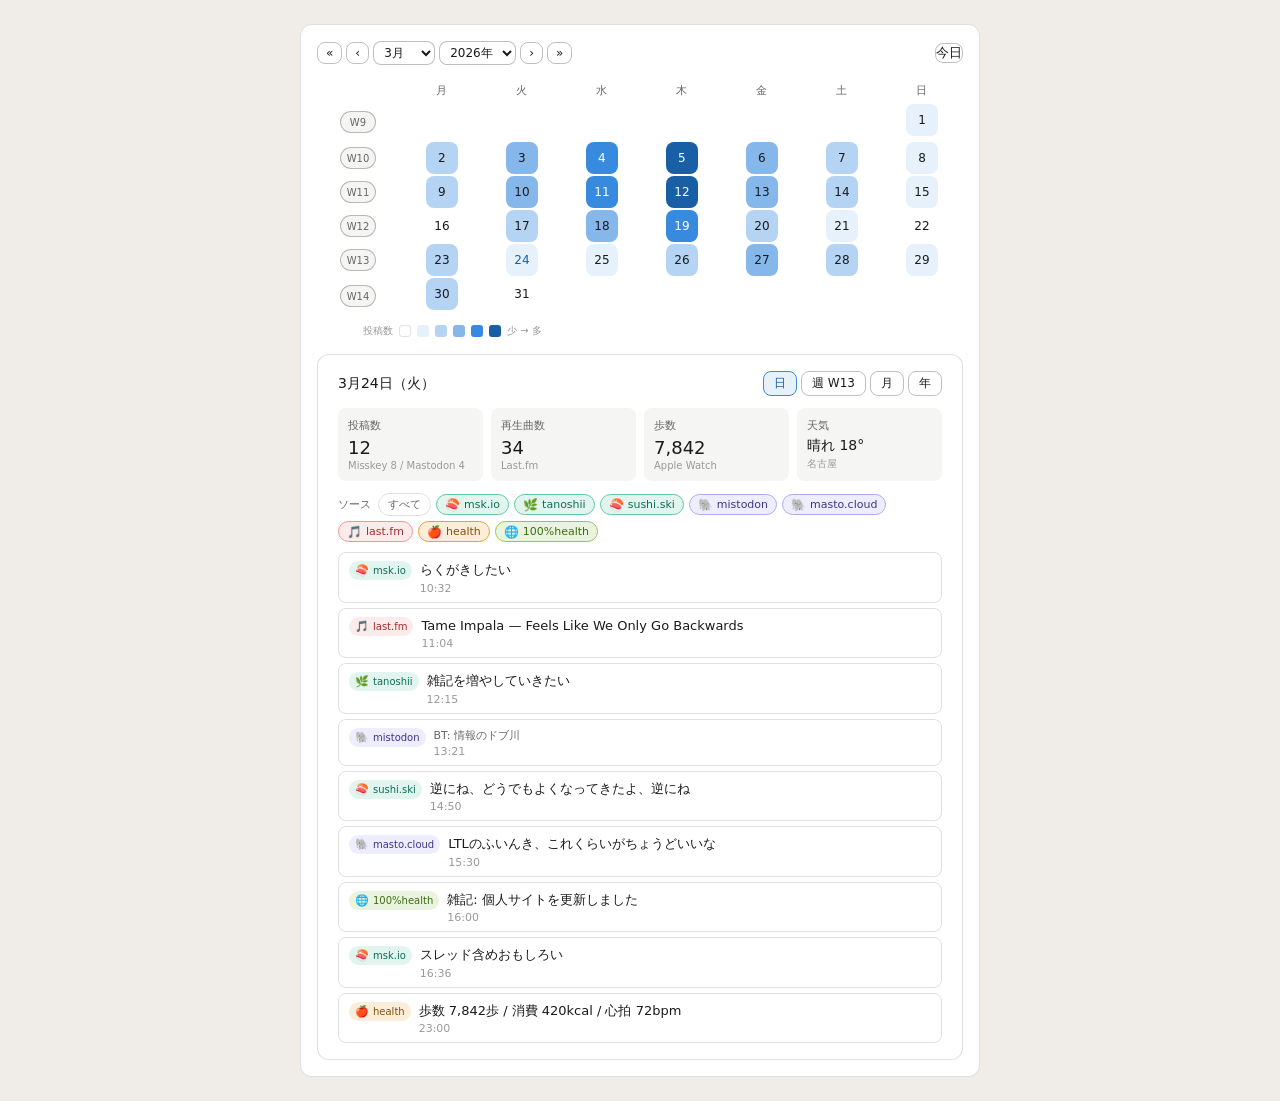
<file: mockup/calender_v3.html>
<!DOCTYPE html>
<html lang="ja">
<head>
<meta charset="UTF-8">
<title>Planet Dashboard Mockup - calendar_v3</title>
<style>
:root {
  --font-sans: system-ui, sans-serif;
  --color-text-primary: #1a1a1a;
  --color-text-secondary: #666;
  --color-text-tertiary: #999;
  --color-text-info: #185FA5;
  --color-background-primary: #fff;
  --color-background-secondary: #f5f5f3;
  --color-background-info: #E6F1FB;
  --color-border-tertiary: rgba(0,0,0,0.12);
  --color-border-secondary: rgba(0,0,0,0.25);
  --color-border-info: #378ADD;
  --border-radius-md: 8px;
  --border-radius-lg: 12px;
}
body { background: #f0ede8; padding: 1.5rem; font-family: var(--font-sans); }
* { box-sizing: border-box; margin: 0; padding: 0; }
button { background: transparent; border: 0.5px solid var(--color-border-secondary); border-radius: var(--border-radius-md); cursor: pointer; color: var(--color-text-primary); font-family: var(--font-sans); }
button:hover { background: var(--color-background-secondary); }
select { border: 0.5px solid var(--color-border-secondary); border-radius: var(--border-radius-md); background: var(--color-background-primary); color: var(--color-text-primary); font-family: var(--font-sans); }
.wrap { padding: 1rem; font-family: var(--font-sans); max-width: 680px; margin: 0 auto; background: var(--color-background-primary); border-radius: var(--border-radius-lg); border: 0.5px solid var(--color-border-tertiary); }
.cal-header { display: flex; align-items: center; justify-content: space-between; margin-bottom: 1rem; }
.date-nav { display: flex; align-items: center; gap: 4px; }
.date-nav button { font-size: 12px; padding: 3px 8px; }
.date-nav select { font-size: 12px; padding: 3px 6px; }
.cal-grid { width: 100%; border-collapse: separate; border-spacing: 2px; }
.cal-grid th { font-size: 11px; color: var(--color-text-secondary); font-weight: 400; text-align: center; padding: 0 0 4px; width: 40px; }
.cal-grid th.wn { width: 42px; }
.cal-grid td { text-align: center; vertical-align: top; padding: 0; }
.cal-grid td.wn-cell { padding: 2px 4px 2px 0; vertical-align: middle; }
.wn-btn { display: inline-flex; align-items: center; justify-content: center; width: 36px; height: 22px; border-radius: 20px; font-size: 10px; font-weight: 500; cursor: pointer; border: 0.5px solid var(--color-border-secondary); color: var(--color-text-secondary); background: var(--color-background-secondary); transition: all 0.1s; white-space: nowrap; }
.wn-btn:hover { background: var(--color-background-info); color: var(--color-text-info); border-color: var(--color-border-info); }
.day { width: 32px; height: 32px; border-radius: var(--border-radius-md); display: inline-flex; align-items: center; justify-content: center; font-size: 12px; cursor: pointer; color: var(--color-text-primary); }
.day:hover { background: var(--color-background-secondary); }
.day.other { color: var(--color-text-tertiary); }
.day.today { font-weight: 500; border: 1.5px solid var(--color-border-info); color: var(--color-text-info); }
.day.selected { background: var(--color-background-info); color: var(--color-text-info); font-weight: 500; }
.day.empty { cursor: default; } .day.empty:hover { background: transparent; }
.h0{} .h1{background:#E6F1FB;} .h2{background:#B5D4F4;} .h3{background:#85B7EB;} .h4{background:#378ADD;color:#fff;} .h5{background:#185FA5;color:#fff;}
.legend { display: flex; align-items: center; gap: 6px; margin: 8px 0 0 46px; }
.legend span { font-size: 10px; color: var(--color-text-tertiary); }
.lbox { width: 12px; height: 12px; border-radius: 3px; flex-shrink: 0; }
.detail { background: var(--color-background-primary); border: 0.5px solid var(--color-border-tertiary); border-radius: var(--border-radius-lg); padding: 1rem 1.25rem; margin-top: 1rem; }
.detail-header { display: flex; align-items: center; justify-content: space-between; margin-bottom: 12px; flex-wrap: wrap; gap: 8px; }
.detail-title { font-size: 14px; font-weight: 500; color: var(--color-text-primary); }
.view-tabs { display: flex; gap: 4px; }
.view-tabs button { font-size: 12px; padding: 3px 10px; }
.view-tabs button.active { background: var(--color-background-info); color: var(--color-text-info); border-color: var(--color-border-info); }
.stat-row { display: grid; grid-template-columns: repeat(4, minmax(0,1fr)); gap: 8px; margin-bottom: 12px; }
.stat-card { background: var(--color-background-secondary); border-radius: var(--border-radius-md); padding: 10px; }
.stat-label { font-size: 11px; color: var(--color-text-secondary); margin-bottom: 4px; }
.stat-val { font-size: 18px; font-weight: 500; color: var(--color-text-primary); }
.stat-src { font-size: 10px; color: var(--color-text-tertiary); margin-top: 2px; }
.filter-bar { display: flex; align-items: center; gap: 5px; margin-bottom: 10px; flex-wrap: wrap; }
.filter-label { font-size: 11px; color: var(--color-text-secondary); margin-right: 2px; }
.ftag { display: inline-flex; align-items: center; gap: 4px; font-size: 11px; padding: 3px 8px; border-radius: 20px; border: 0.5px solid var(--color-border-tertiary); cursor: pointer; color: var(--color-text-secondary); background: transparent; }
.ftag .ficon { font-size: 12px; line-height: 1; }
.ftag.on { border-width: 1px; }
.ftag.f-msk.on  { background:#E1F5EE; color:#0F6E56; border-color:#5DCAA5; }
.ftag.f-mst.on  { background:#EEEDFE; color:#3C3489; border-color:#AFA9EC; }
.ftag.f-lfm.on  { background:#FCEBEB; color:#A32D2D; border-color:#F09595; }
.ftag.f-hlth.on { background:#FAEEDA; color:#854F0B; border-color:#EF9F27; }
.ftag.f-rss.on  { background:#EAF3DE; color:#3B6D11; border-color:#97C459; }
.filter-all { font-size: 11px; padding: 3px 9px; border-radius: 20px; border: 0.5px solid var(--color-border-tertiary); cursor: pointer; color: var(--color-text-secondary); background: transparent; }
.filter-all:hover { background: var(--color-background-secondary); }
.timeline { display: flex; flex-direction: column; gap: 5px; }
.tl-item { display: flex; align-items: flex-start; gap: 8px; padding: 7px 10px; border-radius: var(--border-radius-md); border: 0.5px solid var(--color-border-tertiary); }
.tl-item:hover { background: var(--color-background-secondary); }
.tl-item.hidden { display: none; }
.tl-badge { display: inline-flex; align-items: center; gap: 4px; font-size: 10px; font-weight: 500; padding: 2px 6px; border-radius: 20px; white-space: nowrap; margin-top: 1px; line-height: 1.5; flex-shrink: 0; }
.tl-badge .bicon { font-size: 11px; line-height: 1; }
.b-msk  { background:#E1F5EE; color:#0F6E56; }
.b-mst  { background:#EEEDFE; color:#3C3489; }
.b-lfm  { background:#FCEBEB; color:#A32D2D; }
.b-hlth { background:#FAEEDA; color:#854F0B; }
.b-rss  { background:#EAF3DE; color:#3B6D11; }
.tl-content { flex: 1; min-width: 0; }
.tl-text { font-size: 13px; color: var(--color-text-primary); line-height: 1.5; }
.tl-sub  { font-size: 11px; color: var(--color-text-secondary); margin-top: 1px; }
.tl-time { font-size: 11px; color: var(--color-text-tertiary); margin-top: 2px; }
.no-items { font-size: 13px; color: var(--color-text-tertiary); padding: 12px 4px; display: none; }
</style>
</head>
<body>
<div class="wrap">
  <div class="cal-header">
    <div class="date-nav">
      <button onclick="shiftYear(-1)">«</button>
      <button onclick="shiftMonth(-1)">‹</button>
      <select id="sel-month" onchange="onSelChange()"></select>
      <select id="sel-year"  onchange="onSelChange()"></select>
      <button onclick="shiftMonth(1)">›</button>
      <button onclick="shiftYear(1)">»</button>
    </div>
    <button onclick="goToday()">今日</button>
  </div>

  <table class="cal-grid">
    <thead>
      <tr>
        <th class="wn"></th>
        <th>月</th><th>火</th><th>水</th><th>木</th><th>金</th><th>土</th><th>日</th>
      </tr>
    </thead>
    <tbody id="cal-body"></tbody>
  </table>

  <div class="legend">
    <span>投稿数</span>
    <div class="lbox" style="border:0.5px solid rgba(0,0,0,0.12)"></div>
    <div class="lbox" style="background:#E6F1FB"></div>
    <div class="lbox" style="background:#B5D4F4"></div>
    <div class="lbox" style="background:#85B7EB"></div>
    <div class="lbox" style="background:#378ADD"></div>
    <div class="lbox" style="background:#185FA5"></div>
    <span>少 → 多</span>
  </div>

  <div class="detail">
    <div class="detail-header">
      <span class="detail-title" id="detail-title">3月24日（月）</span>
      <div class="view-tabs">
        <button class="active">日</button>
        <button>週 W13</button>
        <button>月</button>
        <button>年</button>
      </div>
    </div>

    <div class="stat-row">
      <div class="stat-card"><div class="stat-label">投稿数</div><div class="stat-val">12</div><div class="stat-src">Misskey 8 / Mastodon 4</div></div>
      <div class="stat-card"><div class="stat-label">再生曲数</div><div class="stat-val">34</div><div class="stat-src">Last.fm</div></div>
      <div class="stat-card"><div class="stat-label">歩数</div><div class="stat-val">7,842</div><div class="stat-src">Apple Watch</div></div>
      <div class="stat-card"><div class="stat-label">天気</div><div class="stat-val" style="font-size:14px">晴れ 18°</div><div class="stat-src">名古屋</div></div>
    </div>

    <div class="filter-bar">
      <span class="filter-label">ソース</span>
      <button class="filter-all" onclick="filterAll()">すべて</button>
      <button class="ftag f-msk on"  data-src="msk"  onclick="toggleFilter(this)"><span class="ficon">🍣</span>msk.io</button>
      <button class="ftag f-msk on"  data-src="msk2" onclick="toggleFilter(this)"><span class="ficon">🌿</span>tanoshii</button>
      <button class="ftag f-msk on"  data-src="msk3" onclick="toggleFilter(this)"><span class="ficon">🍣</span>sushi.ski</button>
      <button class="ftag f-mst on"  data-src="mst"  onclick="toggleFilter(this)"><span class="ficon">🐘</span>mistodon</button>
      <button class="ftag f-mst on"  data-src="mst2" onclick="toggleFilter(this)"><span class="ficon">🐘</span>masto.cloud</button>
      <button class="ftag f-lfm on"  data-src="lfm"  onclick="toggleFilter(this)"><span class="ficon">🎵</span>last.fm</button>
      <button class="ftag f-hlth on" data-src="hlth" onclick="toggleFilter(this)"><span class="ficon">🍎</span>health</button>
      <button class="ftag f-rss on"  data-src="rss"  onclick="toggleFilter(this)"><span class="ficon">🌐</span>100%health</button>
    </div>

    <div class="timeline" id="timeline">
      <div class="tl-item" data-src="msk">
        <span class="tl-badge b-msk"><span class="bicon">🍣</span>msk.io</span>
        <div class="tl-content"><div class="tl-text">らくがきしたい</div><div class="tl-time">10:32</div></div>
      </div>
      <div class="tl-item" data-src="lfm">
        <span class="tl-badge b-lfm"><span class="bicon">🎵</span>last.fm</span>
        <div class="tl-content"><div class="tl-text">Tame Impala — Feels Like We Only Go Backwards</div><div class="tl-time">11:04</div></div>
      </div>
      <div class="tl-item" data-src="msk2">
        <span class="tl-badge b-msk"><span class="bicon">🌿</span>tanoshii</span>
        <div class="tl-content"><div class="tl-text">雑記を増やしていきたい</div><div class="tl-time">12:15</div></div>
      </div>
      <div class="tl-item" data-src="mst">
        <span class="tl-badge b-mst"><span class="bicon">🐘</span>mistodon</span>
        <div class="tl-content"><div class="tl-sub">BT: 情報のドブ川</div><div class="tl-time">13:21</div></div>
      </div>
      <div class="tl-item" data-src="msk3">
        <span class="tl-badge b-msk"><span class="bicon">🍣</span>sushi.ski</span>
        <div class="tl-content"><div class="tl-text">逆にね、どうでもよくなってきたよ、逆にね</div><div class="tl-time">14:50</div></div>
      </div>
      <div class="tl-item" data-src="mst2">
        <span class="tl-badge b-mst"><span class="bicon">🐘</span>masto.cloud</span>
        <div class="tl-content"><div class="tl-text">LTLのふいんき、これくらいがちょうどいいな</div><div class="tl-time">15:30</div></div>
      </div>
      <div class="tl-item" data-src="rss">
        <span class="tl-badge b-rss"><span class="bicon">🌐</span>100%health</span>
        <div class="tl-content"><div class="tl-text">雑記: 個人サイトを更新しました</div><div class="tl-time">16:00</div></div>
      </div>
      <div class="tl-item" data-src="msk">
        <span class="tl-badge b-msk"><span class="bicon">🍣</span>msk.io</span>
        <div class="tl-content"><div class="tl-text">スレッド含めおもしろい</div><div class="tl-time">16:36</div></div>
      </div>
      <div class="tl-item" data-src="hlth">
        <span class="tl-badge b-hlth"><span class="bicon">🍎</span>health</span>
        <div class="tl-content"><div class="tl-text">歩数 7,842歩 / 消費 420kcal / 心拍 72bpm</div><div class="tl-time">23:00</div></div>
      </div>
    </div>
    <div class="no-items" id="no-items">表示できる項目がありません</div>
  </div>
</div>

<script>
const MONTHS = ['1月','2月','3月','4月','5月','6月','7月','8月','9月','10月','11月','12月'];
let cur = { year: 2026, month: 2, day: 23 };

function isoWeek(d) {
  const t = new Date(Date.UTC(d.getFullYear(), d.getMonth(), d.getDate()));
  const dn = t.getUTCDay() || 7;
  t.setUTCDate(t.getUTCDate() + 4 - dn);
  const y = t.getUTCFullYear();
  const w1 = new Date(Date.UTC(y, 0, 4));
  return 1 + Math.round(((t - w1) / 86400000 - 3 + (w1.getUTCDay() || 7)) / 7);
}

function heat(d) {
  return [0,1,2,3,4,5,3,2,1,2,3,4,5,3,2,1,0,2,3,4,2,1,0,2,3,1,2,3,2,1,2][d] || 0;
}

function buildCal() {
  const selM = document.getElementById('sel-month');
  const selY = document.getElementById('sel-year');
  selM.innerHTML = MONTHS.map((m,i) => `<option value="${i}"${i===cur.month?' selected':''}>${m}</option>`).join('');
  selY.innerHTML = Array.from({length:20},(_,i)=>2017+i).map(y=>`<option value="${y}"${y===cur.year?' selected':''}>${y}年</option>`).join('');

  const body = document.getElementById('cal-body');
  body.innerHTML = '';
  const first = new Date(cur.year, cur.month, 1);
  const last  = new Date(cur.year, cur.month+1, 0);
  const startDow = (first.getDay() + 6) % 7;
  const today = new Date();

  let cells = [];
  for (let i = 0; i < startDow; i++) cells.push(null);
  for (let d = 1; d <= last.getDate(); d++) cells.push(d);
  while (cells.length % 7) cells.push(null);

  for (let r = 0; r < cells.length / 7; r++) {
    const tr = document.createElement('tr');
    const refDay = cells[r*7] || (1 - startDow + r*7);
    const wn = isoWeek(new Date(cur.year, cur.month, refDay));
    const tdW = document.createElement('td');
    tdW.className = 'wn-cell';
    tdW.innerHTML = `<span class="wn-btn">W${wn}</span>`;
    tr.appendChild(tdW);

    for (let c = 0; c < 7; c++) {
      const d = cells[r*7+c];
      const td = document.createElement('td');
      if (!d) {
        td.innerHTML = '<div class="day empty"></div>';
      } else {
        const isToday = d === today.getDate() && cur.month === today.getMonth() && cur.year === today.getFullYear();
        const isSel   = d === cur.day + 1;
        const h = heat(d);
        let cls = `day h${h}`;
        if (isToday) cls += ' today';
        if (isSel)   cls += ' selected';
        td.innerHTML = `<div class="${cls}" onclick="selectDay(${d})">${d}</div>`;
      }
      tr.appendChild(td);
    }
    body.appendChild(tr);
  }
  updateDetailTitle();
}

function updateDetailTitle() {
  const d = new Date(cur.year, cur.month, cur.day + 1);
  const dow = ['日','月','火','水','木','金','土'][d.getDay()];
  document.getElementById('detail-title').textContent = `${cur.month+1}月${cur.day+1}日（${dow}）`;
}

function selectDay(d) { cur.day = d - 1; buildCal(); }
function shiftMonth(n) {
  cur.month += n;
  if (cur.month < 0)  { cur.month = 11; cur.year--; }
  if (cur.month > 11) { cur.month = 0;  cur.year++; }
  buildCal();
}
function shiftYear(n) { cur.year += n; buildCal(); }
function goToday() {
  const t = new Date();
  cur = { year: t.getFullYear(), month: t.getMonth(), day: t.getDate() - 1 };
  buildCal();
}
function onSelChange() {
  cur.month = parseInt(document.getElementById('sel-month').value);
  cur.year  = parseInt(document.getElementById('sel-year').value);
  buildCal();
}
function toggleFilter(btn) { btn.classList.toggle('on'); applyFilter(); }
function filterAll() { document.querySelectorAll('.ftag').forEach(b => b.classList.add('on')); applyFilter(); }
function applyFilter() {
  const active = new Set([...document.querySelectorAll('.ftag.on')].map(b => b.dataset.src));
  let visible = 0;
  document.querySelectorAll('#timeline .tl-item').forEach(item => {
    const show = active.has(item.dataset.src);
    item.classList.toggle('hidden', !show);
    if (show) visible++;
  });
  document.getElementById('no-items').style.display = visible === 0 ? 'block' : 'none';
}
buildCal();
</script>
</body>
</html>
</file>
